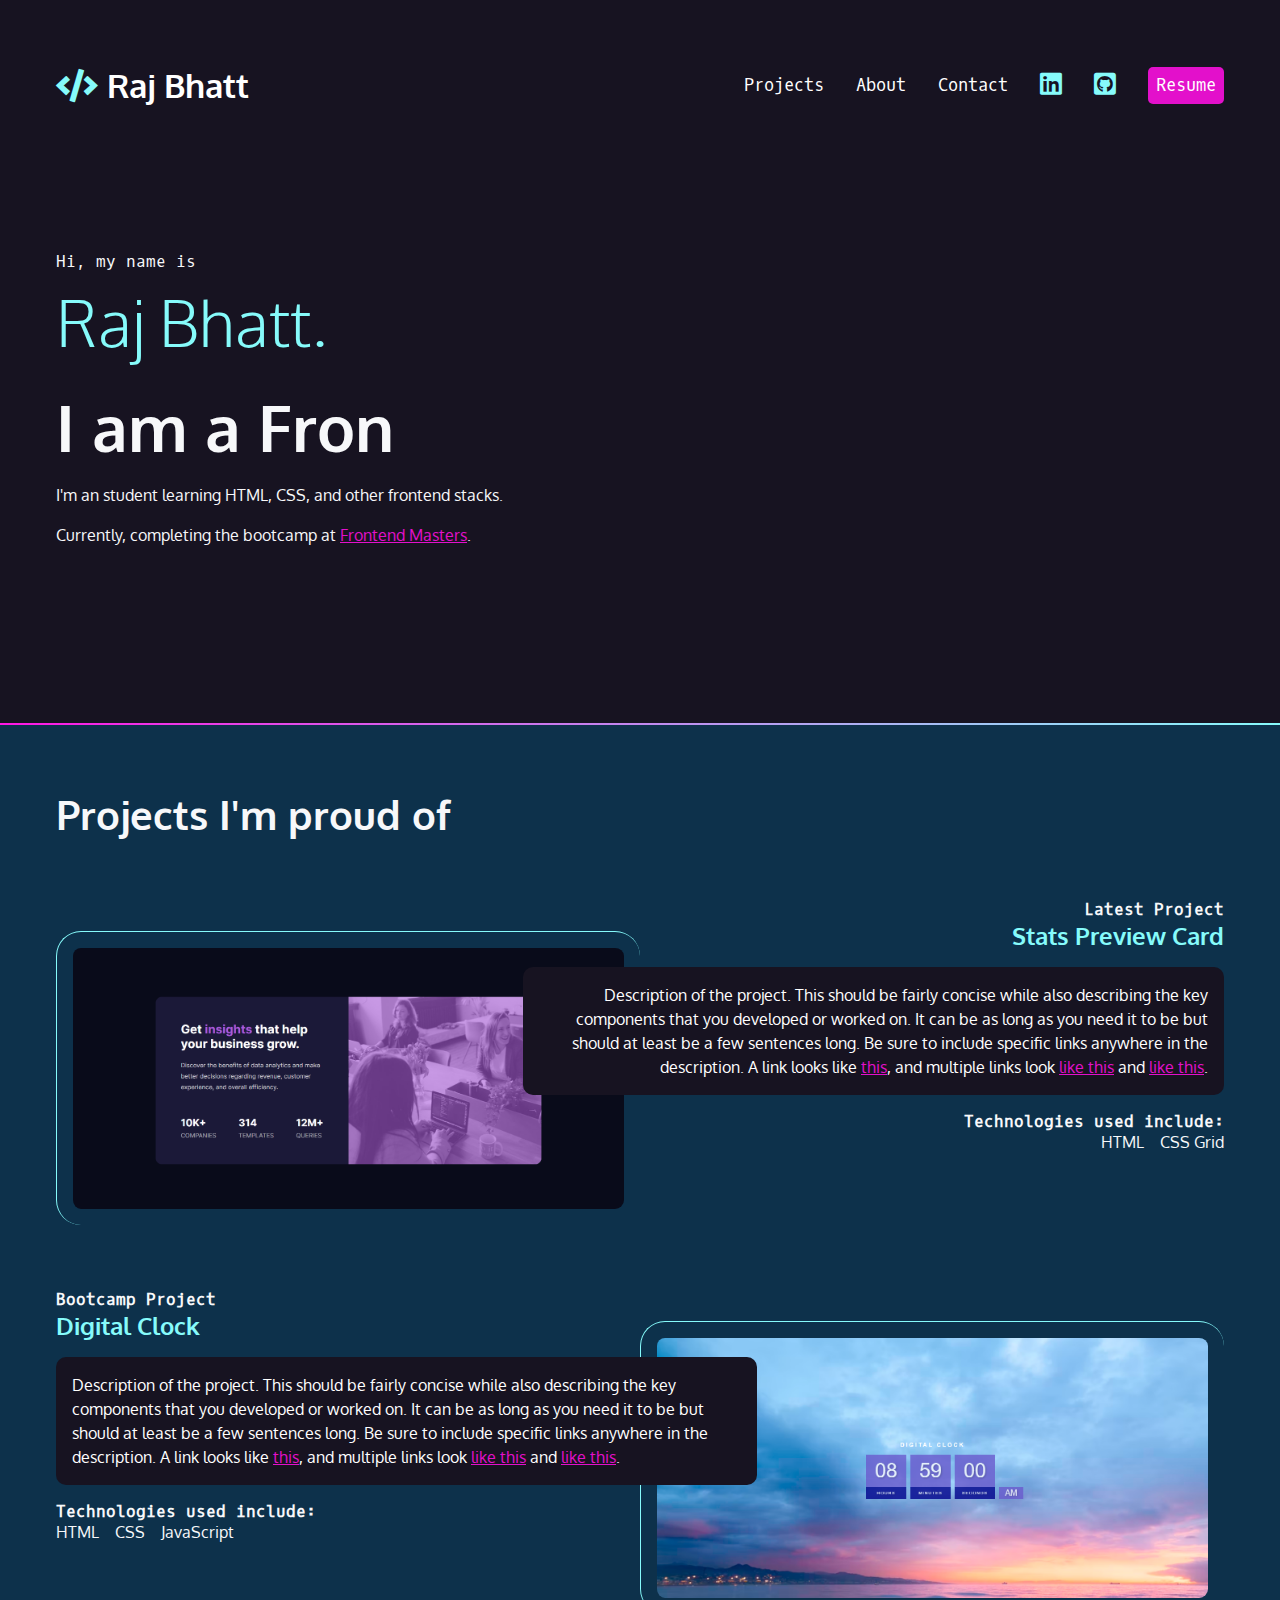
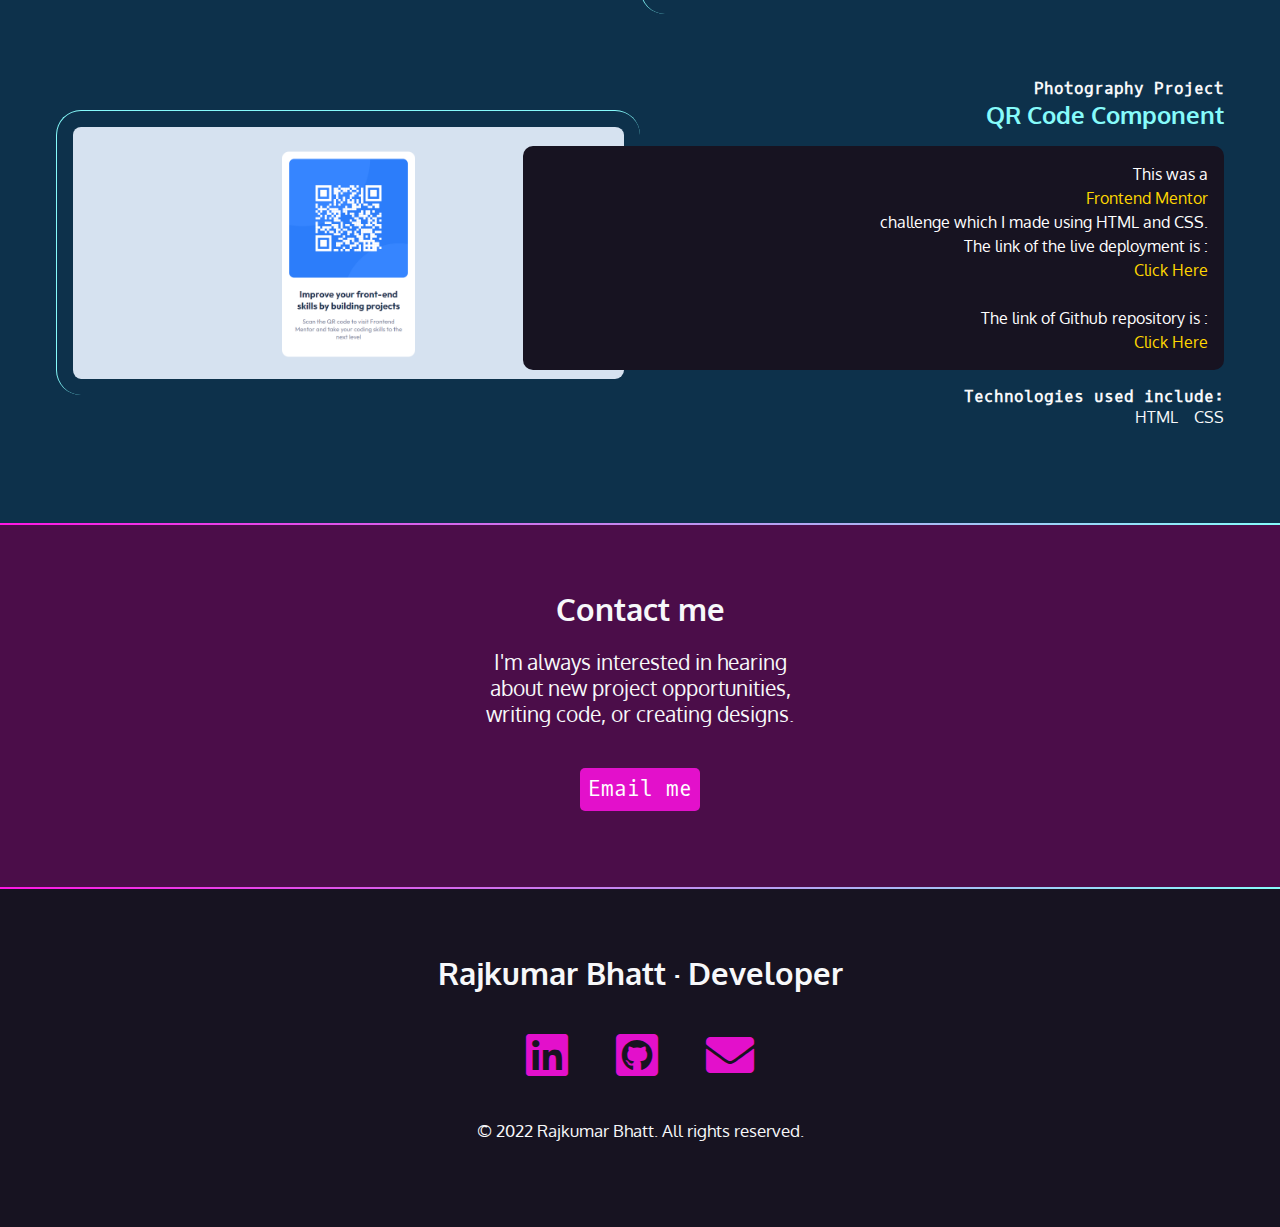
<file: index.html>
<!DOCTYPE html>
<html lang="en">

<head>
  <meta charset="UTF-8" />
  <meta http-equiv="X-UA-Compatible" content="IE=edge" />
  <meta name="viewport" content="width=device-width, initial-scale=1.0" />
  <link rel="preconnect" href="https://fonts.googleapis.com" />
  <link rel="preconnect" href="https://fonts.gstatic.com" crossorigin />
  <link href="https://fonts.googleapis.com/css2?family=Oxygen&family=Oxygen+Mono&display=swap" rel="stylesheet" />
  <link href="https://cdnjs.cloudflare.com/ajax/libs/font-awesome/5.15.4/css/all.min.css" rel="stylesheet" />
  <link rel="stylesheet" href="css/styles.css" />
  <title>Raj Bhatt Portfolio</title>
</head>

<body>
  <nav>
    <ul>
      <li>
        <h1>
          <a href="index.html"><span class="fas fa-code" aria-hidden="true"></span> Raj Bhatt</a>
        </h1>
      </li>
      <li><a href="#projects">Projects</a></li>
      <li><a href="about.html">About</a></li>
      <li><a href="#contact">Contact</a></li>
      <li>
        <a href="https://www.linkedin.com/in/mrbhatt2348" target="_blank">
          <span class="fab fa-linkedin" aria-hidden="true"></span>
          <span class="sr-only">LinkedIn</span>
        </a>
      </li>
      <li>
        <a href="https://www.github.com/mrbhatt2348" target="_blank">
          <span class="fab fa-github-square" aria-hidden="true"></span>
          <span class="sr-only">Github</span>
        </a>
      </li>
      <li>
        <a href="https://drive.google.com/file/d/1xHQxgtq2GOdrbGd_s8KQBhhF7K8GKLVn/view" target="_blank"
          class="button">Resume</a>
      </li>
    </ul>
  </nav>

  <section id="intro">
    <p class="name">Hi, my name is <span>Raj Bhatt.</span></p>
    <h2>I am a <span id="dynamic-text"></span></h2>
    <p>
      I'm an student learning HTML, CSS, and other frontend stacks.
    </p>
    <p>
      Currently, completing the bootcamp at
      <a href="https://frontendmasters.com/" target="_blank">Frontend Masters</a>.
    </p>
  </section>
  <div class="gradient"></div>

  <div class="section-blue">
    <section id="projects">
      <h2>Projects I'm proud of</h2>
      <article>
        <div class="text">
          <h4>Latest Project</h4>
          <h3>Stats Preview Card</h3>
          <p class="blackbox">Description of the project. This should be fairly concise while also describing the key
            components that you developed or worked on. It can be as long as you need it to be but should at least be a
            few sentences long. Be sure to include specific links anywhere in the description. A link looks like <a
              href="https://frontendmasters.github.io/grid-flexbox-v2/">this</a>, and multiple links look <a
              href="#">like this</a> and <a href="#">like this</a>.</p>
          <h4>Technologies used include:</h4>
          <ul>
            <li>HTML</li>
            <li>CSS Grid</li>
            <!-- <li>SVG</li> -->
          </ul>
        </div>
        <img src="/img/Screenshot (76).png" />
      </article>
      <article class="reverse">
        <div class="text">
          <h4>Bootcamp Project</h4>
          <h3>Digital Clock</h3>
          <p class="blackbox">
            Description of the project. This should be fairly concise while also describing the key components that you
            developed or worked on. It can be as long as you need it to be but should at least be a few sentences long.
            Be sure to include specific links anywhere
            in the description. A link looks like
            <a href="https://frontendmasters.github.io/bootcamp/mole">this</a>, and multiple links look <a href="#">like
              this</a> and
            <a href="#">like this</a>.
          </p>
          <h4>Technologies used include:</h4>
          <ul>
            <li>HTML</li>
            <li>CSS</li>
            <li>JavaScript</li>
          </ul>
        </div>
        <img src="/img/Screenshot (77).png" />
      </article>
      <article>
        <div class="text">
          <h4>Photography Project</h4>
          <h3>QR Code Component</h3>
          <p class="blackbox">
            This was a <a class="project" href="https://www.frontendmentor.io" target="_blank">Frontend Mentor</a>
            challenge which I made using HTML and CSS.<br>
            The link of the live deployment is :<a class="project"
              href="https://mrbhatt2348.github.io/QR-code-component/" target="_blank">Click Here</a><br>
            The link of Github repository is :<a class="project" href="https://github.com/mrbhatt2348/QR-code-component"
              target="_blank">Click Here</a>
          </p>
          <h4>Technologies used include:</h4>
          <ul>
            <li>HTML</li>
            <li>CSS</li>
          </ul>
        </div>
        <img src="/img/Screenshot (78).png" />
      </article>
    </section>
  </div>

  <div class="gradient"></div>
  <div class="section-plum">
    <section id="contact">
      <h2>Contact me</h2>
      <p>
        I'm always interested in hearing about new project opportunities,
        writing code, or creating designs.
      </p>
      <p><a href="mailto:mr.bhatt2348@gmail.com" class="button">Email me</a></p>
    </section>
  </div>
  </div>
  <div class="gradient"></div>
  <footer>
    <h2>Rajkumar Bhatt &middot; Developer</h2>
    <ul>
      <li>
        <a href="https://www.linkedin.com/in/mrbhatt2348" target="_blank">
          <span class="fab fa-linkedin" aria-hidden="true"></span>
          <span class="sr-only">LinkedIn</span>
        </a>
      </li>
      <li>
        <a href="https://www.github.com/mrbhatt2348" target="_blank">
          <span class="fab fa-github-square" aria-hidden="true"></span>
          <span class="sr-only">Github</span>
        </a>
      </li>
      <li>
        <a href="mailto:mr.bhatt2348@gmail.com">
          <span class="fas fa-envelope" aria-hidden="true"></span>
          <span class="sr-only">Email</span>
        </a>
      </li>
    </ul>
    <p><small>&copy; 2022 Rajkumar Bhatt. All rights reserved.</small></p>
  </footer>
</body>
<script src="main.js"></script>
</html>
</file>
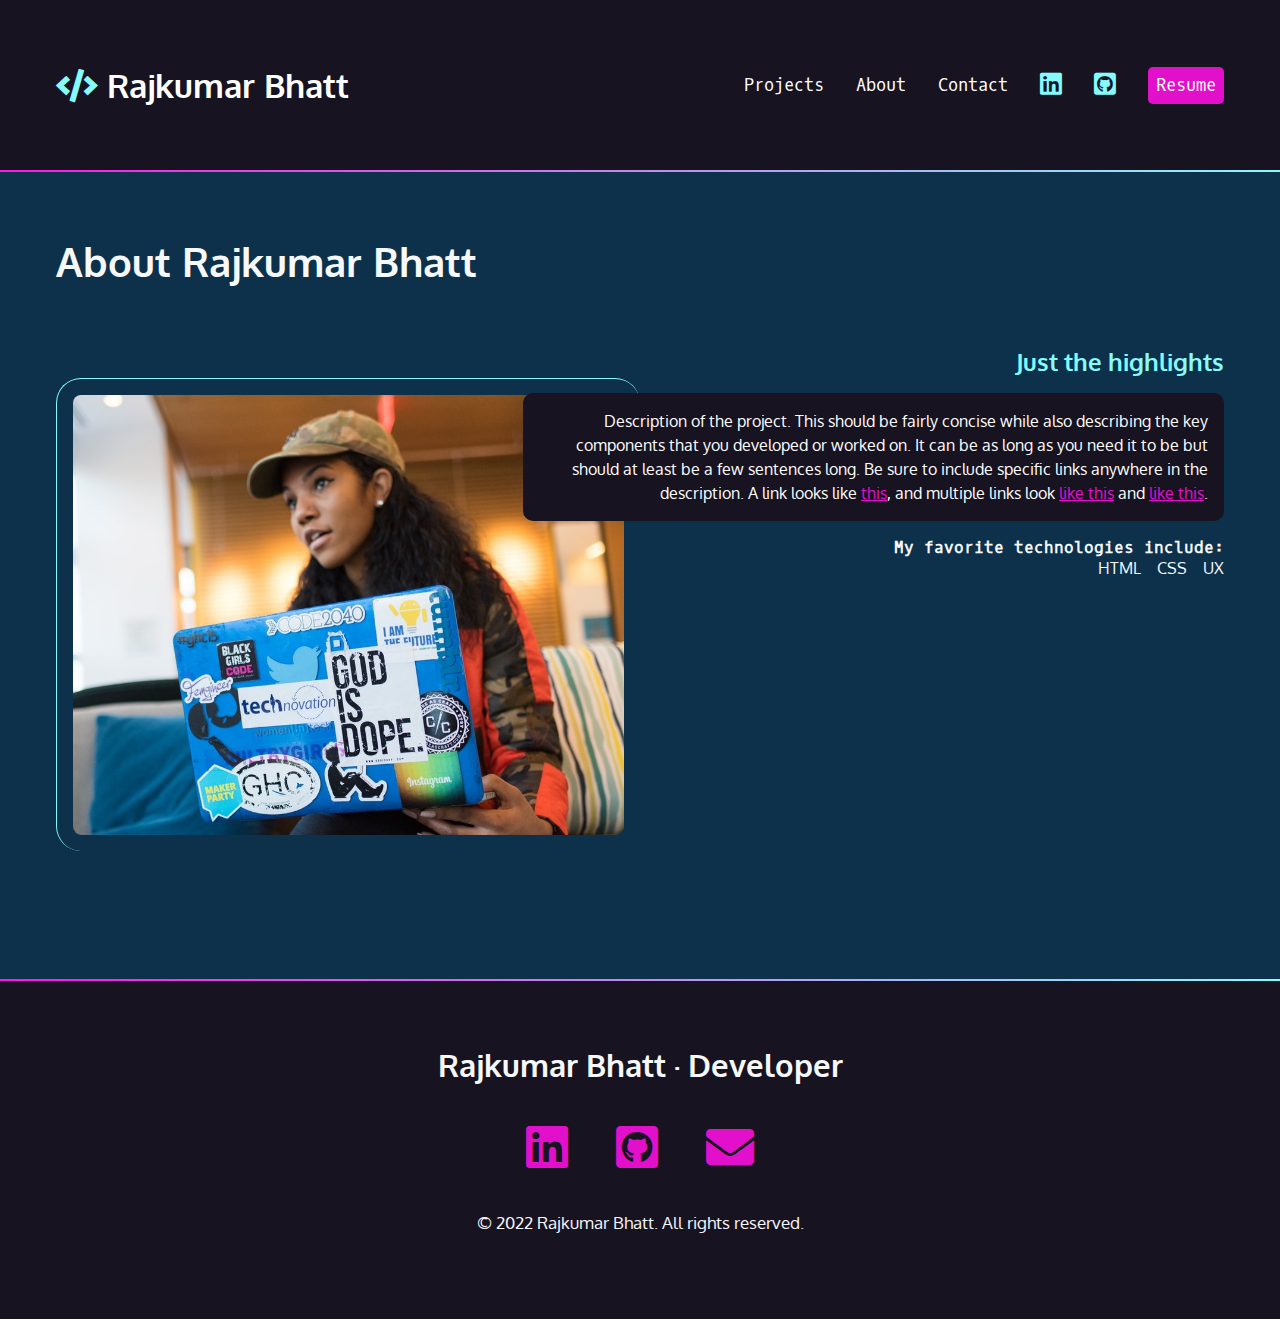
<file: about.html>
<!DOCTYPE html>
<html lang="en">

<head>
    <meta charset="UTF-8" />
    <meta http-equiv="X-UA-Compatible" content="IE=edge" />
    <meta name="viewport" content="width=device-width, initial-scale=1.0" />
    <link rel="preconnect" href="https://fonts.googleapis.com" />
    <link rel="preconnect" href="https://fonts.gstatic.com" crossorigin />
    <link href="https://fonts.googleapis.com/css2?family=Oxygen&family=Oxygen+Mono&display=swap" rel="stylesheet" />
    <link href="https://cdnjs.cloudflare.com/ajax/libs/font-awesome/5.15.4/css/all.min.css" rel="stylesheet" />
    <link rel="stylesheet" href="css/styles.css" />
    <title>Rajkumar Bhatt Portfolio</title>
</head>

<body>
    <nav>
        <ul>
            <li>
                <h1>
                    <a href="index.html"><span class="fas fa-code" aria-hidden="true"></span> Rajkumar Bhatt</a
            >
          </h1>
        </li>
        <li><a href="index.html#projects">Projects</a></li>
            <li><a href="about.html">About</a></li>
            <li><a href="index.html#contact">Contact</a></li>
            <li>
                <a href="https://www.linkedin.com/in/mrbhatt2348/" target="_blank">
                    <span class="fab fa-linkedin" aria-hidden="true"></span>
                    <span class="sr-only">LinkedIn</span>
                </a>
            </li>
            <li>
                <a href="https://www.github.com/mrbhatt2348" target="_blank">
                    <span class="fab fa-github-square" aria-hidden="true"></span>
                    <span class="sr-only">Github</span>
                </a>
            </li>
            <li>
                <a href="" target="_blank" class="button">Resume</a
          >
        </li>
      </ul>
    </nav>
    <div class="gradient"></div>
    <div class="section-blue">
      <section id="projects">
        <h2>About Rajkumar Bhatt</h2>
        <article>
          <div class="text">
            <h3>Just the highlights</h3>
            <p class="blackbox">
              Description of the project. This should be fairly concise while
              also describing the key components that you developed or worked
              on. It can be as long as you need it to be but should at least be
              a few sentences long. Be sure to include specific links anywhere
              in the description. A link looks like
              <a href="https://frontendmasters.github.io/grid-flexbox-v2/"
                >this</a
              >, and multiple links look <a href="#">like this</a> and
                <a href="#">like this</a>.
                </p>
                <h4>My favorite technologies include:</h4>
                <ul>
                    <li>HTML</li>
                    <li>CSS</li>
                    <li>UX</li>
                </ul>
                </div>
                <img src="img/pexels-christina-morillo-1181267.jpg" alt="Christina Morillo at Pexels." />
                </article>
                </section>
                </div>
                <div class="gradient"></div>
                <footer>
                    <h2>Rajkumar Bhatt &middot; Developer</h2>
                    <ul>
                        <li>
                            <a href="https://www.linkedin.com/in/mrbhatt2348" target="_blank">
                                <span class="fab fa-linkedin" aria-hidden="true"></span>
                                <span class="sr-only">LinkedIn</span>
                            </a>
                        </li>
                        <li>
                            <a href="https://www.github.com/mrbhatt2348" target="_blank">
                                <span class="fab fa-github-square" aria-hidden="true"></span>
                                <span class="sr-only">Github</span>
                            </a>
                        </li>
                        <li>
                            <a href="mailto:mr.bhatt2348@gmail.com">
                                <span class="fas fa-envelope" aria-hidden="true"></span>
                                <span class="sr-only">Email</span>
                            </a>
                        </li>
                    </ul>
                    <p><small>&copy; 2022 Rajkumar Bhatt. All rights reserved.</small></p>
                </footer>
</body>

</html>
</file>
<file: css/styles.css>
/* Variables declared here - these are the colors for our pages, as well as the font stacks and sizes. */

:root {
  --black: #171321;
  --dkblue: #0d314b;
  --plum: #4b0d49;
  --hotmag: #ff17e4;
  --magenta: #e310cb;
  --aqua: #86fbfb;
  --white: #f7f8fa;
  --font-size: 1.3rem;
  --mono: "Oxygen mono", monospace;
  --sans: Oxygen, sans-serif;
}


/* border box model: https://css-tricks.com/box-sizing/ */

html {
  box-sizing: border-box;
}

*,
*::before,
*::after {
  box-sizing: inherit;
}


/* generic styles for the page */

body {
  padding: 0;
  margin: 0;
  font-family: var(--sans);
  background-color: var(--black);
  color: var(--white);
  font-size: var(--font-size);
}

h1,
h2,
h3 {
  margin: 0;
}

a {
  color: var(--magenta);
}

a:hover {
  color: var(--hotmag);
  text-decoration: none;
}

img {
  width: 100%;
}


/* background color divs */

.section-plum {
  background-color: var(--plum);
}

.section-blue {
  background-color: var(--dkblue);
}

.gradient {
  background: linear-gradient(90deg, rgba(255, 23, 228, 1) 0%, rgba(134, 251, 251, 1) 100%);
  height: 2px;
}


/* intro styles */

#intro {
  padding: 4rem 1rem 10rem 1rem;
  padding-bottom: 10rem;
  max-width: 1200px;
  margin: 0 auto;
}

#intro p {
  font-size: 1rem;
  line-height: 1.5;
}

#intro .name {
  font-family: var(--mono);
  font-size: 1rem;
}

.name span {
  font-family: var(--sans);
  font-size: 4rem;
  color: var(--aqua);
  display: block;
  font-weight: 300;
}

#intro h2 {
  font-size: 4rem;
}


/* contact section */

#contact {
  width: 350px;
  text-align: center;
  margin: 0 auto;
  padding: 4rem 0;
}

#contact p:last-child {
  margin-top: 3rem;
}


/* navigation */

nav {
  font-family: var(--mono);
  font-size: 80%;
  padding: 4rem 1rem;
}

nav h1 a {
  font-family: var(--sans);
}

nav ul {
  margin: 0;
  padding: 0;
  list-style-type: none;
  display: flex;
  flex-flow: row wrap;
  justify-content: center;
  align-items: center;
  gap: 2rem;
}

nav li:first-child {
  flex-basis: 100%;
  text-align: center;
}

nav [class*="fa-"] {
  font-size: 150%;
  color: var(--aqua);
}

nav h1 [class*="fa-"] {
  font-size: 100%;
  color: var(--aqua);
}

nav a {
  color: white;
  text-decoration: none;
  display: block;
}

nav a:hover,
nav [class*="fa-"]:hover {
  color: var(--magenta);
}

.button {
  background-color: var(--magenta);
  color: white;
  padding: 0.5rem;
  border-radius: 5px;
  text-decoration: none;
  font-family: var(--mono);
}

.button:hover {
  color: white;
  background-color: var(--hotmag);
}


/* projects section */

#projects {
  padding: 4rem 1rem;
}

#projects h2 {
  font-size: 2.5rem;
  margin-bottom: calc(2.5rem * 1.5);
}

#projects h3 {
  color: var(--aqua);
}

#projects h4 {
  font-size: 1rem;
  font-family: var(--mono);
  margin: 0;
}

.project {
  color: gold;
  text-decoration: none;
  display: block;
}

.project:hover,
nav [class*="fa-"]:hover {
  color: var(--magenta);
}

.blackbox {
  padding: 1rem;
  border-radius: 10px;
  color: white;
  background-color: var(--black);
  font-size: 1rem;
  line-height: 1.5;
}

#projects ul {
  list-style-type: none;
  padding: 0;
  margin: 0;
  display: flex;
  flex-flow: row wrap;
  justify-content: flex-start;
  gap: 1rem;
  font-size: 1rem;
}

#projects img {
  margin: 2rem 0 4rem 0;
  padding: 1rem;
  border-left: 1px solid var(--aqua);
  border-top: 1px solid var(--aqua);
  border-radius: 25px;
}


/* footer section */

footer {
  text-align: center;
  padding: 4rem 0;
}

footer ul {
  list-style-type: none;
  padding: 0;
  margin: 2rem 0;
  display: flex;
  flex-flow: row wrap;
  justify-content: center;
  gap: 3rem;
  font-size: 3rem;
}

@media (min-width: 800px) {
  article {
    display: grid;
    grid-template-columns: repeat(10, 1fr);
  }

  #projects {
    max-width: 1200px;
    margin: 0 auto;
  }

  #projects img {
    grid-column: 1/6;
    grid-row: 1/2;
  }

  .text {
    grid-column: 5/11;
    grid-row: 1/2;
    order: 2;
    text-align: right;
  }

  #projects ul {
    justify-content: flex-end;
  }

  #projects .reverse .text {
    grid-column: 1/7;
    order: 2;
    text-align: left;
  }

  #projects .reverse img {
    grid-column: 6/11;
    grid-row: 1/2;
  }

  #projects .reverse ul {
    justify-content: flex-start;
  }
}

@media (min-width: 850px) {
  nav {
    max-width: 1200px;
    margin: 0 auto;
  }

  nav li:first-child {
    flex-basis: auto;
    text-align: left;
    margin-right: auto;
  }
}
</file>
